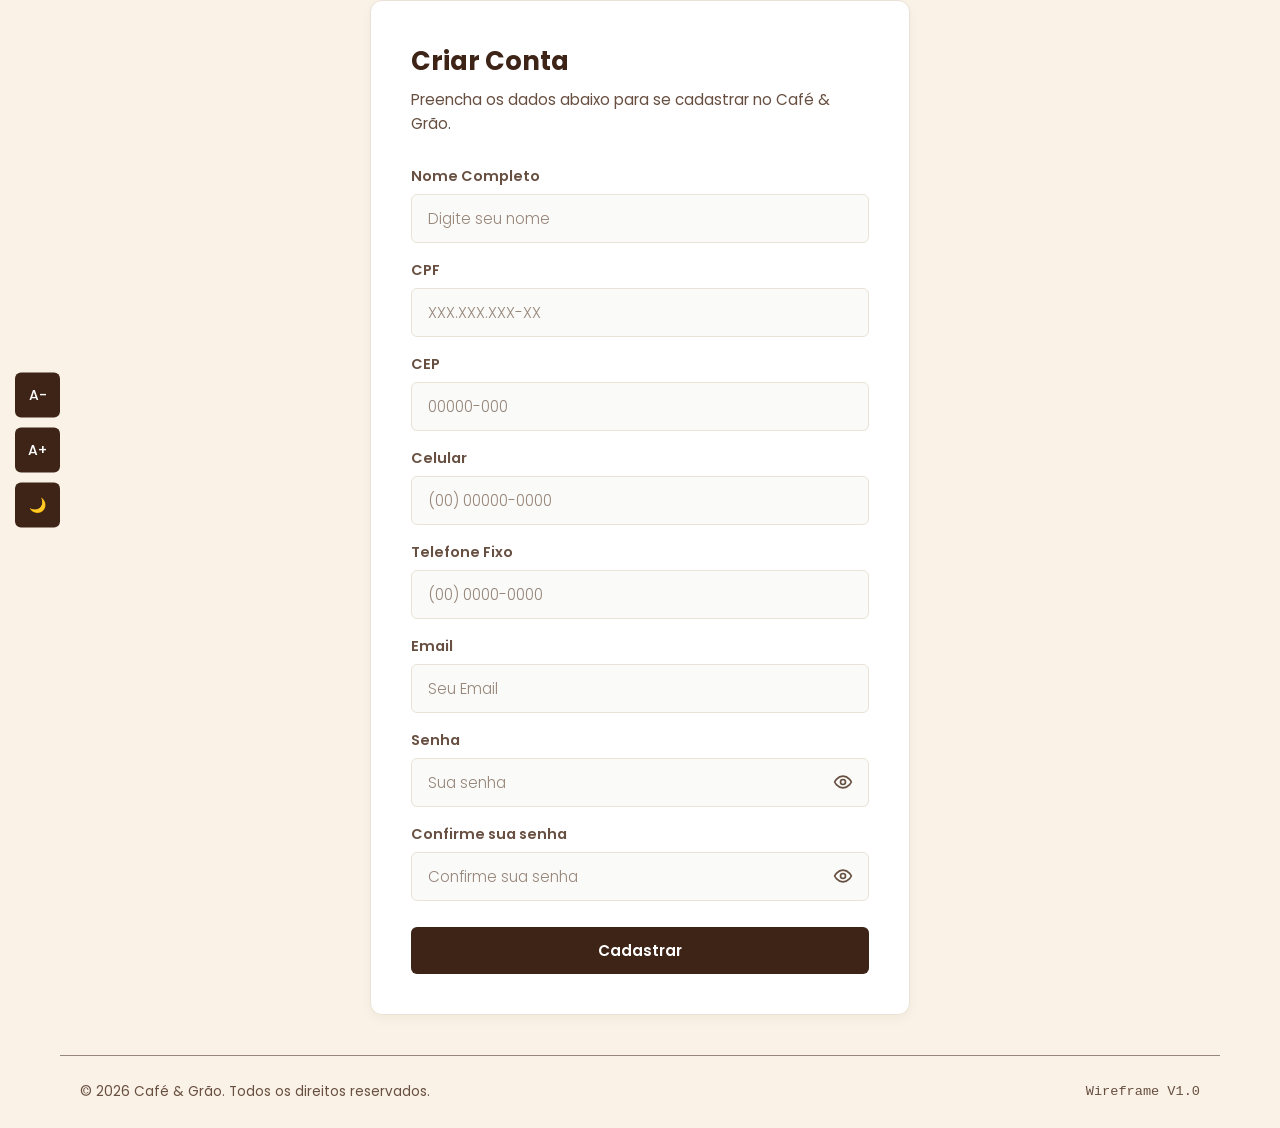
<file: TELA CADASTRO/index.html>
<!DOCTYPE html>
<html lang="pt-br">
<head>
    <meta charset="UTF-8">
    <meta name="viewport" content="width=device-width, initial-scale=1.0">
    <link rel="shortcut icon" href="imagens/logo cafe e grao sem fundo.png" type="image/x-icon">
    <title>Cadastro - Café & Grão</title>
    <link rel="stylesheet" href="cadastro.css">
    <link href="https://fonts.googleapis.com/css2?family=Poppins:wght@300;400;500;600;700&display=swap" rel="stylesheet">
</head>
<body>
   <!-- Botões de acessibilidade para ajustar a fonte e alternar o tema -->
    <div class="barra-acessibilidade" role="group"      aria-label="Ferramentas de acessibilidade">
        <button type="button" id="diminuir-fonte" aria-label="Diminuir tamanho da fonte" title="Diminuir fonte">A-</button>
        <button type="button" id="aumentar-fonte" aria-label="Aumentar tamanho da fonte" title="Aumentar fonte">A+</button>
        <button type="button" id="alternar-tema" aria-label="Ativar tema escuro" title="Alternar tema">🌙</button>
    </div>

    <div class="pagina-container">
        <main class="conteudo-principal">
            <div class="card-container">
                <header class="card-header">
                    <h2>Criar Conta</h2>
                    <p class="card-subtitle">Preencha os dados abaixo para se cadastrar no Café & Grão.</p>
                </header>

                <form class="card-body" id="form-cadastro">
                    <div class="form-group">
                        <label for="nome">Nome Completo</label>
                        <input type="text" id="nome" placeholder="Digite seu nome">
                    </div>

                    <div class="form-group">
                        <label for="CPF">CPF</label>
                        <input type="text" id="CPF" placeholder="XXX.XXX.XXX-XX" maxlength="14">
                    </div>

                    <div class="form-group">
                        <label for="CEP">CEP</label>
                        <input type="text" id="CEP" placeholder="00000-000" maxlength="9">
                    </div>

                    <div class="form-group">
                        <label for="celular">Celular</label>
                        <input type="tel" id="celular" placeholder="(00) 00000-0000" maxlength="15">
                    </div>

                    <div class="form-group">
                        <label for="telefone">Telefone Fixo</label>
                        <input type="tel" id="telefone" placeholder="(00) 0000-0000" maxlength="14">
                    </div>

                    <div class="form-group">
                        <label for="Email">Email</label>
                        <input type="email" id="Email" placeholder="Seu Email">
                    </div>

                    <div class="form-group">
                        <label for="senha">Senha</label>
                        <div class="senha-container">
                            <input type="password" id="senha" placeholder="Sua senha">
                            <button type="button" class="btn-toggle-senha" id="toggle-senha" aria-label="Mostrar senha">
                                <svg xmlns="http://www.w3.org/2000/svg" width="20" height="20" viewBox="0 0 24 24" fill="none" stroke="currentColor" stroke-width="2" stroke-linecap="round" stroke-linejoin="round"><path d="M2 12s3-7 10-7 10 7 10 7-3 7-10 7-10-7-10-7Z"/><circle cx="12" cy="12" r="3"/></svg>
                            </button>
                        </div>
                    </div>

                    <div class="form-group">
                        <label for="confirmacao">Confirme sua senha</label>
                        <div class="senha-container">
                            <input type="password" id="confirmacao" placeholder="Confirme sua senha">
                            <button type="button" class="btn-toggle-senha" id="toggle-confirmacao" aria-label="Mostrar senha">
                                <svg xmlns="http://www.w3.org/2000/svg" width="20" height="20" viewBox="0 0 24 24" fill="none" stroke="currentColor" stroke-width="2" stroke-linecap="round" stroke-linejoin="round"><path d="M2 12s3-7 10-7 10 7 10 7-3 7-10 7-10-7-10-7Z"/><circle cx="12" cy="12" r="3"/></svg>
                            </button>
                        </div>
                    </div>
                    
                    <div class="card-action">
                        <button type="submit" class="btn-primary">Cadastrar</button>
                    </div>
                </form>
            </div>
        </main>

        <!-- FOOTER -->
        <footer class="footer">
            <div class="footer-content">
                <span>&copy; 2026 Café & Grão. Todos os direitos reservados.</span>
                <span class="wireframe-tag">Wireframe V1.0</span>
            </div>
        </footer>
    </div>

    <script src="script.js"></script>
</body>
</html>
</file>
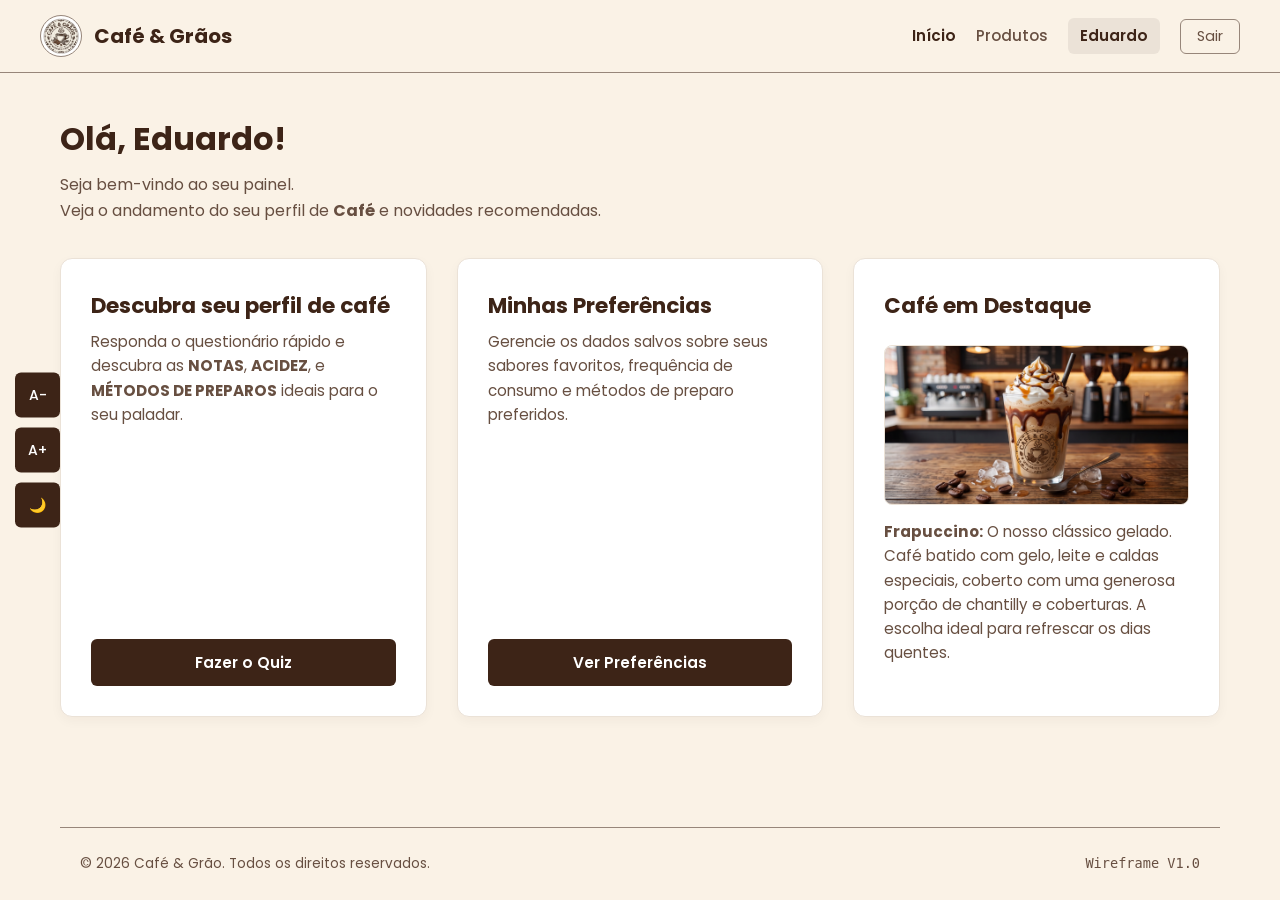
<file: TELA PRODUTOS/index.html>
<!DOCTYPE html>
<html lang="pt-br">
    <head>
        <meta charset="UTF-8">
        <meta name="viewport" content="width=device-width, initial-scale=1.0">
        <title>Café & Grão - Destaques</title>
        <link rel="stylesheet" href="style.css">
        <link href="https://fonts.googleapis.com/css2?family=Poppins:wght@300;400;500;600;700&display=swap" rel="stylesheet">
    </head>
    
    <body>
        
        <!-- Botões de acessibilidade para ajustar a fonte e alternar o tema -->
    <div class="barra-acessibilidade" role="group"      aria-label="Ferramentas de acessibilidade">
        <button type="button" id="diminuir-fonte" aria-label="Diminuir tamanho da fonte" title="Diminuir fonte">A-</button>
        <button type="button" id="aumentar-fonte" aria-label="Aumentar tamanho da fonte" title="Aumentar fonte">A+</button>
        <button type="button" id="alternar-tema" aria-label="Ativar tema escuro" title="Alternar tema">🌙</button>
    </div>
        
        
        <!-- Navbar fluida de ponta a ponta -->
        <header class="navbar">
            <div class="nav-brand">
                <div class="logo-circle">
                    <img src="imagens/logo cafe e grao icon.png" alt="Café & Grão Logo">
                </div>
                <span class="brand-name">Café & Grãos</span>
            </div>
            <nav class="nav-links">
                <a href="#" class="nav-item active">Início</a>
                <a href="#" class="nav-item">Produtos</a>
                <span class="nav-user">Eduardo</span>
                <button class="btn-sair" onclick="sairApp()">Sair</button>
            </nav>
        </header>

        <div class="pagina-container">
            <main class="conteudo-principal">
                <div class="page-header">
                    <h1>Olá, Eduardo!</h1>
                    <p>Seja bem-vindo ao seu painel.<br> Veja o andamento do seu perfil de <strong>Café</strong> e novidades recomendadas.</p>
                </div>
                
                <div class="grid-caixas">
                    <article class="card">
                        <h2>Descubra seu perfil de café</h2>
                        <p class="card-subtitle">Responda o questionário rápido e descubra as <strong>NOTAS</strong>, <strong>ACIDEZ</strong>, e <strong>MÉTODOS DE PREPAROS</strong> ideais para o seu paladar.</p>
                        <div class="card-action">
                            <button class="btn-primary" onclick="fazerQuiz()">Fazer o Quiz</button>
                        </div>
                    </article>

                    <article class="card">
                        <h2>Minhas Preferências</h2>
                        <p class="card-subtitle">Gerencie os dados salvos sobre seus sabores favoritos, frequência de consumo e métodos de preparo preferidos.</p>
                        <div class="card-action">
                            <button class="btn-primary" onclick="verPreferencias()">Ver Preferências</button>
                        </div>
                    </article>

                    <article class="card caixa-destaque">
                        <h2>Café em Destaque</h2>
                        <img src="imagens/frapuccino.jpg" alt="Xícara de café com a logo da marca.">
                        <p class="card-subtitle"><strong>Frapuccino:</strong> O nosso clássico gelado.<br>Café batido com gelo, leite e caldas especiais, coberto com uma generosa porção de chantilly e coberturas. A escolha ideal para refrescar os dias quentes.</p>
                    </article>
                </div>    
            </main>

            <!-- FOOTER -->
            <footer class="footer">
                <div class="footer-content">
                    <span>&copy; 2026 Café & Grão. Todos os direitos reservados.</span>
                    <span class="wireframe-tag">Wireframe V1.0</span>
                </div>
            </footer>
        </div>    
        <script src="destaques.js"></script>   
    </body>
</html>
</file>
<file: TELA CADASTRO/cadastro.css>
/* --- Paleta Oficial (Brandkit Café & Grãos) & Reset --- */
:root {
    --cor-marrom-cafe: #3D2417;   /* Títulos e textos principais */
    --cor-marrom-medio: #674F41;  /* Elementos secundários e subtítulos */
    --cor-creme: #FAF2E6;         /* Fundos principais da página */
    --cor-bege: #EBE2D7;          /* Fundos de apoio e cards */
    --cor-taupe: #97867A;         /* Detalhes, bordas e aplicações suaves */
}

* {
    margin: 0;
    padding: 0;
    box-sizing: border-box;
    font-family: 'Poppins', 'Helvetica Neue', Helvetica, Arial, sans-serif;
}

body {
    background-color: var(--cor-creme);
    color: var(--cor-marrom-cafe);
    line-height: 1.6;
    display: flex;
    flex-direction: column;
    min-height: 100vh;
}


/* --- CONTAINER & CONTEÚDO PRINCIPAL --- */
.pagina-container {
    max-width: 1200px;
    width: 100%;
    margin: 0 auto;
    padding: 0 20px;
    display: flex;
    flex-direction: column;
    flex: 1;
}

.conteudo-principal {
    flex: 1;
    display: flex;
    justify-content: center;
    align-items: center;
    margin-bottom: 40px;
}

/* --- CARD DO FORMULÁRIO (PADRÃO DO SISTEMA) --- */
.card-container {
    background-color: #ffffff;
    width: 100%;
    max-width: 540px;
    padding: 40px;
    border-radius: 12px;
    border: 1px solid var(--cor-bege);
    box-shadow: 0 4px 12px rgba(61, 36, 23, 0.04);
}

/* --- CABEÇALHO DO CARD --- */
.card-header {
    text-align: left;
    margin-bottom: 28px;
}

.card-header h2 {
    font-size: 1.6rem;
    font-weight: 700;
    color: var(--cor-marrom-cafe);
    margin-bottom: 6px;
}

.card-subtitle {
    font-size: 0.95rem;
    color: var(--cor-marrom-medio);
}

/* --- CORPO E CAMPOS DO FORMULÁRIO --- */
.card-body {
    display: flex;
    flex-direction: column;
    gap: 16px;
}

.form-group {
    display: flex;
    flex-direction: column;
    gap: 6px;
}

.form-group label {
    font-size: 0.9rem;
    font-weight: 600;
    color: var(--cor-marrom-medio);
}

.form-group input {
    width: 100%;
    padding: 12px 16px;
    font-size: 0.95rem;
    background-color: #FAFAF8;
    border: 1px solid var(--cor-bege);
    border-radius: 6px;
    outline: none;
    transition: all 0.2s ease;
    color: var(--cor-marrom-cafe);
}

.form-group input::placeholder {
    color: var(--cor-taupe);
    font-weight: 300;
}

/* Efeito de Foco Padrão */
.form-group input:focus {
    border-color: var(--cor-marrom-cafe);
    background-color: #FFFFFF;
    box-shadow: 0 0 0 3px rgba(61, 36, 23, 0.08);
}

/* --- BOTÃO DE SUBMIT (PADRÃO DO SISTEMA) --- */
.card-action {
    margin-top: 10px;
}

.btn-primary {
    background-color: var(--cor-marrom-cafe);
    color: #ffffff;
    border: none;
    width: 100%;
    padding: 12px;
    border-radius: 6px;
    font-size: 0.95rem;
    font-weight: 600;
    cursor: pointer;
    transition: background-color 0.2s;
}

.btn-primary:hover {
    background-color: #2A180F;
}

.btn-primary:active {
    transform: scale(0.99);
}

/* --- ESTILOS DE SENHA (TOGGLE) --- */
.senha-container {
    position: relative;
    display: flex;
    align-items: center;
}

.senha-container input {
    padding-right: 45px; 
}

.btn-toggle-senha {
    position: absolute;
    right: 12px;
    background: none;
    border: none;
    color: var(--cor-marrom-medio);
    cursor: pointer;
    padding: 4px;
    display: flex;
    align-items: center;
    justify-content: center;
    transition: color 0.2s ease;
}

.btn-toggle-senha:hover {
    color: var(--cor-marrom-cafe);
}

/* --- ANIMAÇÕES E ERROS --- */
@keyframes shake {
    0%, 100% { transform: translateX(0); }
    25% { transform: translateX(-6px); }
    50% { transform: translateX(6px); }
    75% { transform: translateX(-6px); }
}

.erro-animacao {
    animation: shake 0.4s ease-in-out;
}

.input-erro {
    border-color: #d93025 !important;
    background-color: #fdf3f2 !important;
}

.mensagem-erro {
    color: #d93025;
    font-size: 12px;
    margin-top: 4px;
    font-weight: 500;
}

.btn-sucesso {
    background-color: #2e7d32 !important;
    pointer-events: none;
}

/* --- FOOTER --- */
.footer {
    border-top: 1px solid var(--cor-taupe);
    padding: 25px 0;
    background-color: var(--cor-creme);
    margin-top: auto;
}

.footer-content {
    max-width: 1200px;
    margin: 0 auto;
    display: flex;
    justify-content: space-between;
    align-items: center;
    font-size: 0.85rem;
    color: var(--cor-marrom-medio);
    padding: 0 20px;
}

.wireframe-tag {
    font-family: monospace;
}

/* --- RESPONSIVO (CELULARES) --- */
@media (max-width: 480px) {
    .card-container {
        padding: 24px 16px;
        border: none;
        box-shadow: none;
        background-color: transparent;
    }
    
    body {
        background-color: var(--cor-creme);
    }
}


/* --- BARRA DE ACESSIBILIDADE VERTICAL --- */

/* Posiciona a barra na vertical no canto esquerdo */
.barra-acessibilidade {
    position: fixed;
    top: 50%;
    left: 15px;
    transform: translateY(-50%);

    display: flex;
    flex-direction: column;
    gap: 10px;

    z-index: 1000;
}

/* Personaliza os botões de acessibilidade */
.barra-acessibilidade button {
    display: flex;
    align-items: center;
    justify-content: center;

    width: 45px;
    height: 45px;
    padding: 0;

    background-color: var(--cor-marrom-cafe);
    color: #FFFFFF;
    border: none;
    border-radius: 6px;

    cursor: pointer;
    font-family: inherit;
    font-size: 14px;
    font-weight: 500;
}

/* Altera a cor dos botões de acessibilidade */
.barra-acessibilidade button:hover {
    background-color: var(--cor-taupe);
}

/* Destaca os botões pelo teclado */
.barra-acessibilidade button:focus-visible {
    outline: 3px solid var(--cor-marrom-cafe);
    outline-offset: 3px;
}

/* --- TEMA ESCURO --- */

/* Define a nova paleta do modo escuro */
body.modo-escuro {
    --escuro-fundo: #211813;       /* Fundo geral da página */
    --escuro-superficie: #35271F;  /* Fundo do card de cadastro */
    --escuro-campo: #49372D;       /* Fundo dos inputs */
    --escuro-texto: #F8EEDF;       /* Cor dos títulos e textos digitados */
    --escuro-secundario: #E0C8B3;  /* Cor dos labels e subtítulos */
    --escuro-destaque: #D4AD89;    /* Cor do botão e do hover */
    --escuro-borda: #A88A73;       /* Bordas dos campos e do card */

    background-color: var(--escuro-fundo);
    color: var(--escuro-texto);
}

/* 1. Card de Cadastro */
.modo-escuro .card-container {
    background-color: var(--escuro-superficie);
    border-color: var(--escuro-borda);
    box-shadow: 0 4px 16px rgba(0, 0, 0, 0.5);
}

/* 2. Textos do Card (Títulos, Subtítulos e Labels) */
.modo-escuro .card-header h2 {
    color: var(--escuro-texto);
}

.modo-escuro .card-subtitle,
.modo-escuro .form-group label {
    color: var(--escuro-secundario);
}

/* 3. Campos de Formulário (Inputs) */
.modo-escuro .form-group input {
    background-color: var(--escuro-campo);
    color: var(--escuro-texto);
    border: 1px solid var(--escuro-borda);
}

.modo-escuro .form-group input::placeholder {
    color: #A88A73; /* Mantém o tom da borda para não sumir */
    opacity: 0.8;
}

.modo-escuro .form-group input:focus {
    border-color: var(--escuro-destaque);
    background-color: #3b2c23; /* Escurece levemente no clique para dar profundidade */
    box-shadow: 0 0 0 3px rgba(212, 173, 137, 0.15);
}

/* 4. Botão de Mostrar Senha (Olho) */
.modo-escuro .btn-toggle-senha {
    color: var(--escuro-secundario);
}

.modo-escuro .btn-toggle-senha:hover {
    color: var(--escuro-destaque);
}

/* 5. Botão Principal (Cadastrar) */
.modo-escuro .btn-primary {
    background-color: var(--escuro-destaque);
    color: var(--escuro-fundo); /* Letra escura no botão claro para dar contraste */
    font-weight: 700;
}

.modo-escuro .btn-primary:hover {
    background-color: var(--escuro-texto);
}

/* 6. Rodapé (Footer) */
.modo-escuro .footer {
    background-color: var(--escuro-fundo);
    border-top-color: var(--escuro-borda);
}

.modo-escuro .footer-content {
    color: var(--escuro-secundario);
}

/* 7. Barra de Acessibilidade */
.modo-escuro .barra-acessibilidade button {
    background-color: var(--escuro-superficie);
    color: var(--escuro-texto);
    border: 1px solid var(--escuro-borda);
}

.modo-escuro .barra-acessibilidade button:hover {
    background-color: var(--escuro-campo);
    color: var(--escuro-destaque);
}

.modo-escuro button:focus-visible {
    outline: 3px solid var(--escuro-destaque);
    outline-offset: 3px;
}
</file>
<file: TELA PRODUTOS/style.css>
/* --- Paleta Oficial (Brandkit Café & Grãos) & Reset --- */
:root {
    --cor-marrom-cafe: #3D2417;   /* Títulos e textos principais */
    --cor-marrom-medio: #674F41;  /* Elementos secundários e subtítulos */
    --cor-creme: #FAF2E6;         /* Fundos principais da página */
    --cor-bege: #EBE2D7;          /* Fundos de apoio e cards */
    --cor-taupe: #97867A;         /* Detalhes, bordas e aplicações suaves */
}

* {
    margin: 0;
    padding: 0;
    box-sizing: border-box;
    font-family: 'Poppins', 'Helvetica Neue', Helvetica, Arial, sans-serif;
}

body {
    background-color: var(--cor-creme);
    color: var(--cor-marrom-cafe);
    line-height: 1.6;
    display: flex;
    flex-direction: column;
    min-height: 100vh;
}

/* --- NAVBAR (Fluida de ponta a ponta) --- */
.navbar {
    display: flex;
    justify-content: space-between;
    align-items: center;
    padding: 15px 40px;
    background-color: var(--cor-creme);
    border-bottom: 1px solid var(--cor-taupe);
    width: 100%;
    margin-bottom: 40px;
}

.nav-brand {
    display: flex;
    align-items: center;
    gap: 12px;
}

.logo-circle {
    width: 42px;
    height: 42px;
    border-radius: 50%;
    overflow: hidden;
    border: 1px solid var(--cor-taupe);
    display: flex;
    align-items: center;
    justify-content: center;
    background: #fff;
}

.logo-circle img {
    width: 100%;
    height: 100%;
    object-fit: cover;
}

.brand-name {
    font-size: 1.25rem;
    font-weight: 700;
    color: var(--cor-marrom-cafe);
}

.nav-links {
    display: flex;
    align-items: center;
    gap: 20px;
}

.nav-item {
    text-decoration: none;
    color: var(--cor-marrom-medio);
    font-size: 0.95rem;
    font-weight: 500;
    transition: color 0.2s;
}

.nav-item:hover, .nav-item.active {
    color: var(--cor-marrom-cafe);
    font-weight: 600;
}

.nav-user {
    font-size: 0.95rem;
    font-weight: 600;
    color: var(--cor-marrom-cafe);
    background-color: var(--cor-bege);
    padding: 6px 12px;
    border-radius: 6px;
}

.btn-sair {
    background: transparent;
    border: 1px solid var(--cor-taupe);
    padding: 6px 16px;
    border-radius: 6px;
    font-size: 0.9rem;
    cursor: pointer;
    color: var(--cor-marrom-medio);
    transition: all 0.2s;
}

.btn-sair:hover {
    border-color: var(--cor-marrom-cafe);
    color: var(--cor-marrom-cafe);
    background-color: var(--cor-bege);
    text-decoration: none !important;
}

/* --- CONTAINER & CONTEÚDO PRINCIPAL --- */
.pagina-container {
    max-width: 1200px;
    width: 100%;
    margin: 0 auto;
    padding: 0 20px;
    display: flex;
    flex-direction: column;
    flex: 1;
}

.conteudo-principal {
    flex: 1;
    margin-bottom: 40px;
}

.page-header {
    margin-bottom: 35px;
}

.page-header h1 {
    font-size: 2rem;
    font-weight: 700;
    color: var(--cor-marrom-cafe);
    margin-bottom: 8px;
}

.page-header p {
    color: var(--cor-marrom-medio);
    font-size: 1rem;
}

/* --- GRID E CARDS (TELA 1) --- */
.grid-caixas {
    display: grid;
    grid-template-columns: repeat(3, 1fr);
    gap: 30px;
    align-items: stretch;
}

@media (max-width: 900px) {
    .grid-caixas {
        grid-template-columns: 1fr;
    }
}

.card {
    background-color: #ffffff;
    border: 1px solid var(--cor-bege);
    border-radius: 12px;
    padding: 30px;
    box-shadow: 0 4px 12px rgba(61, 36, 23, 0.04);
    display: flex;
    flex-direction: column;
    justify-content: space-between;
}

.card h2 {
    font-size: 1.35rem;
    color: var(--cor-marrom-cafe);
    margin-bottom: 6px;
}

.card-subtitle {
    font-size: 0.95rem;
    color: var(--cor-marrom-medio);
    margin-bottom: 20px;
    flex-grow: 1;
}

.card-action {
    margin-top: auto;
}

.btn-primary {
    background-color: var(--cor-marrom-cafe);
    color: #ffffff;
    border: none;
    width: 100%;
    padding: 12px;
    border-radius: 6px;
    font-size: 0.95rem;
    font-weight: 600;
    cursor: pointer;
    transition: background-color 0.2s;
}

.btn-primary:hover {
    background-color: #2A180F;
}

/* Caixa de Destaque com efeito de zoom */
.caixa-destaque img {
    width: 100%;
    height: 160px;
    object-fit: cover;
    border-radius: 8px;
    margin: 15px 0;
    border: 1px solid var(--cor-bege);
    transition: transform 0.4s ease;
}

.caixa-destaque:hover img {
    transform: scale(1.08);
}

/* --- FOOTER --- */
.footer {
    border-top: 1px solid var(--cor-taupe);
    padding: 25px 0;
    background-color: var(--cor-creme);
    margin-top: auto;
}

.footer-content {
    max-width: 1200px;
    margin: 0 auto;
    display: flex;
    justify-content: space-between;
    align-items: center;
    font-size: 0.85rem;
    color: var(--cor-marrom-medio);
    padding: 0 20px;
}

.wireframe-tag {
    font-family: monospace;
}

/* Posiciona a barra na vertical, no canto esquerdo da página */
.barra-acessibilidade {
    position: fixed;
    top: 50%;
    left: 15px;
    transform: translateY(-50%);

    display: flex;
    flex-direction: column;
    gap: 10px;

    z-index: 1000;
    width: max-content; /* Garante que a div não estique e atrapalhe os cliques do site */
}

/* --- BARRA DE ACESSIBILIDADE VERTICAL --- */

/* Posiciona a barra na vertical no canto esquerdo */
.barra-acessibilidade {
    position: fixed;
    top: 50%;
    left: 15px;
    transform: translateY(-50%);

    display: flex;
    flex-direction: column;
    gap: 10px;

    z-index: 1000;
}

/* Personaliza os botões de acessibilidade */
.barra-acessibilidade button {
    display: flex;
    align-items: center;
    justify-content: center;

    width: 45px;
    height: 45px;
    padding: 0;

    background-color: var(--cor-marrom-cafe);
    color: #FFFFFF;
    border: none;
    border-radius: 6px;

    cursor: pointer;
    font-family: inherit;
    font-size: 14px;
    font-weight: 500;
}

/* Altera a cor dos botões de acessibilidade */
.barra-acessibilidade button:hover {
    background-color: var(--cor-taupe);
}

/* Destaca os botões pelo teclado */
.barra-acessibilidade button:focus-visible {
    outline: 3px solid var(--cor-marrom-cafe);
    outline-offset: 3px;
}

/* --- TEMA ESCURO --- */

/* 1. Define a paleta do modo escuro */
body.modo-escuro {
    --escuro-fundo: #211813;       /* Fundo geral da página */
    --escuro-superficie: #35271F;  /* Fundo dos cards e navbar */
    --escuro-campo: #49372D;       /* Fundos de apoio e hover */
    --escuro-texto: #F8EEDF;       /* Cor dos títulos e textos principais */
    --escuro-secundario: #E0C8B3;  /* Cor de textos de apoio e subtítulos */
    --escuro-destaque: #D4AD89;    /* Destaques e botões */
    --escuro-borda: #A88A73;       /* Bordas em geral */

    background-color: var(--escuro-fundo);
    color: var(--escuro-texto);
}

/* 2. Textos em Negrito (Destaques no parágrafo) */
.modo-escuro strong {
    color: var(--escuro-destaque);
}

/* 3. Navbar (Topo) */
.modo-escuro .navbar {
    background-color: var(--escuro-superficie);
    border-bottom: 1px solid var(--escuro-borda);
}

.modo-escuro .nav-brand .brand-name{
    color: var(--escuro-texto);
}

.modo-escuro .nav-user {
    color: var;
}

.modo-escuro .nav-links .nav-item {
    color: var(--escuro-secundario);
}

.modo-escuro .nav-links .nav-item:hover,
.modo-escuro .nav-links .nav-item.active {
    color: var(--escuro-destaque);
}

/* Botão Sair da Navbar */
.modo-escuro .btn-sair {
    background-color: transparent;
    color: #ff9999;
    border: 1px solid #ff9999;
}

.modo-escuro .btn-sair:hover {
    background-color: #ff9999;
    color: var(--escuro-fundo);
}

/* 4. Cabeçalho da Página */
.modo-escuro .page-header h1 {
    color: var(--escuro-texto);
}

.modo-escuro .page-header p {
    color: var(--escuro-secundario);
}

/* 5. Cards Gerais e Caixa Destaque */
.modo-escuro .card {
    background-color: var(--escuro-superficie);
    border: 1px solid var(--escuro-borda);
    box-shadow: 0 4px 16px rgba(0, 0, 0, 0.4);
}

.modo-escuro .card h2 {
    color: var(--escuro-texto);
}

.modo-escuro .card .card-subtitle {
    color: var(--escuro-secundario);
}

/* Reduz o brilho da imagem levemente no modo escuro para maior conforto visual */
.modo-escuro .caixa-destaque img {
    filter: brightness(0.85); 
}

/* 6. Botões */
.modo-escuro .btn-primary {
    background-color: var(--escuro-destaque);
    color: var(--escuro-fundo);
    font-weight: 700;
}

.modo-escuro .btn-primary:hover {
    background-color: var(--escuro-texto);
}

/* 7. Rodapé (Footer) */
.modo-escuro .footer {
    background-color: var(--escuro-fundo);
    border-top: 1px solid var(--escuro-borda);
}

.modo-escuro .footer-content {
    color: var(--escuro-secundario);
}

/* 8. Barra de Acessibilidade Lateral */
.modo-escuro .barra-acessibilidade button {
    background-color: var(--escuro-superficie);
    color: var(--escuro-texto);
    border: 1px solid var(--escuro-borda);
}

.modo-escuro .barra-acessibilidade button:hover {
    background-color: var(--escuro-campo);
    color: var(--escuro-destaque);
}

.modo-escuro button:focus-visible {
    outline: 3px solid var(--escuro-destaque);
    outline-offset: 3px;
}
</file>
